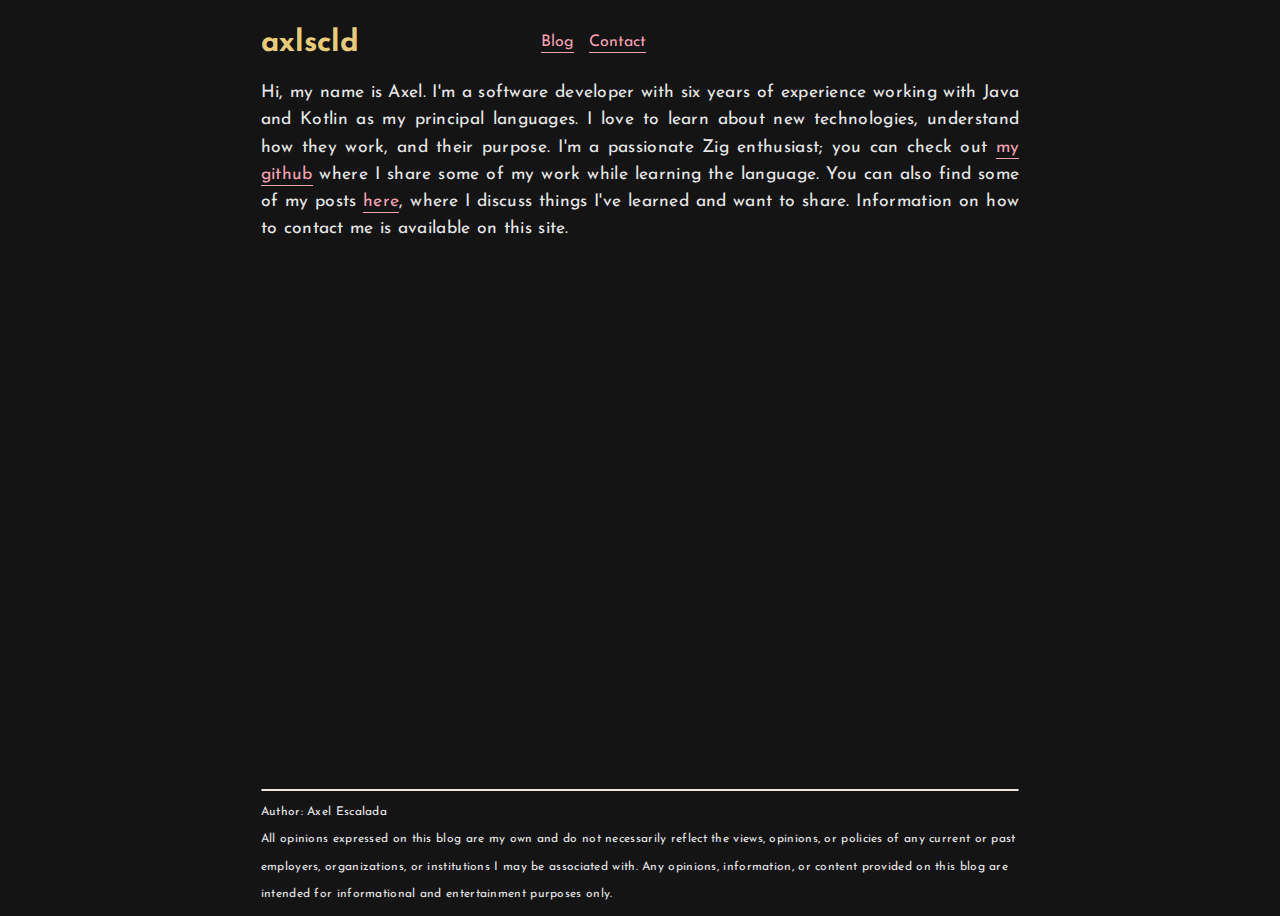
<file: index.html>
<!DOCTYPE html>
<html lang="en">

<head>
  <meta charset="UTF-8">
  <meta name="viewport" content="width=device-width, initial-scale=1.0">
  <title>axlscld</title>
  <link rel="icon" href="/images/axl-logo.png">
  <link rel="stylesheet" href="https://axlescalada.github.io/app.css"/>
</head>

<body>
  <div class="flex-body">
    <div class="header">
      <h1 class="title"> 
          <a class="title-link" href="https:&#x2F;&#x2F;axlescalada.github.io&#x2F;">
          axlscld  
          </a>
      </h1>
      <div class="menu">
        <a href="https://axlescalada.github.io/blog/" class="menu-item">Blog</a>
        <a href="https://www.linkedin.com/in/axel-escalada-728931127/" class="menu-item">Contact</a>
      </div>
    </div>
    <div class="content">
      
<div class="flex-container">
  <!-- <img class="profile" src="/images/cherry-blossom.webp"></img> -->
  
  <p class="resume">Hi, my name is Axel. I'm a software developer with six years of experience working with Java and Kotlin as my principal languages. I love to learn about new technologies, understand how they work, and their purpose. I'm a passionate Zig enthusiast; you can check out <a href="https://github.com/axlEscalada/">my github</a> where I share some of my work while learning the language. You can also find some of my posts <a href="https://axlescalada.github.io/blog">here</a>, where I discuss things I've learned and want to share. Information on how to contact me is available on this site.</p>
</div>

    </div>
    <div class="footer">
      <hr>
      <p>Author: Axel Escalada</p>
      <p>All opinions expressed on this blog are my own and do not necessarily reflect the views, opinions, or policies of any current or past employers, organizations, or institutions I may be associated with. Any opinions, information, or content provided on this blog are intended for informational and entertainment purposes only.</p>
    </div>
  </div>
</body>

</html>
</file>
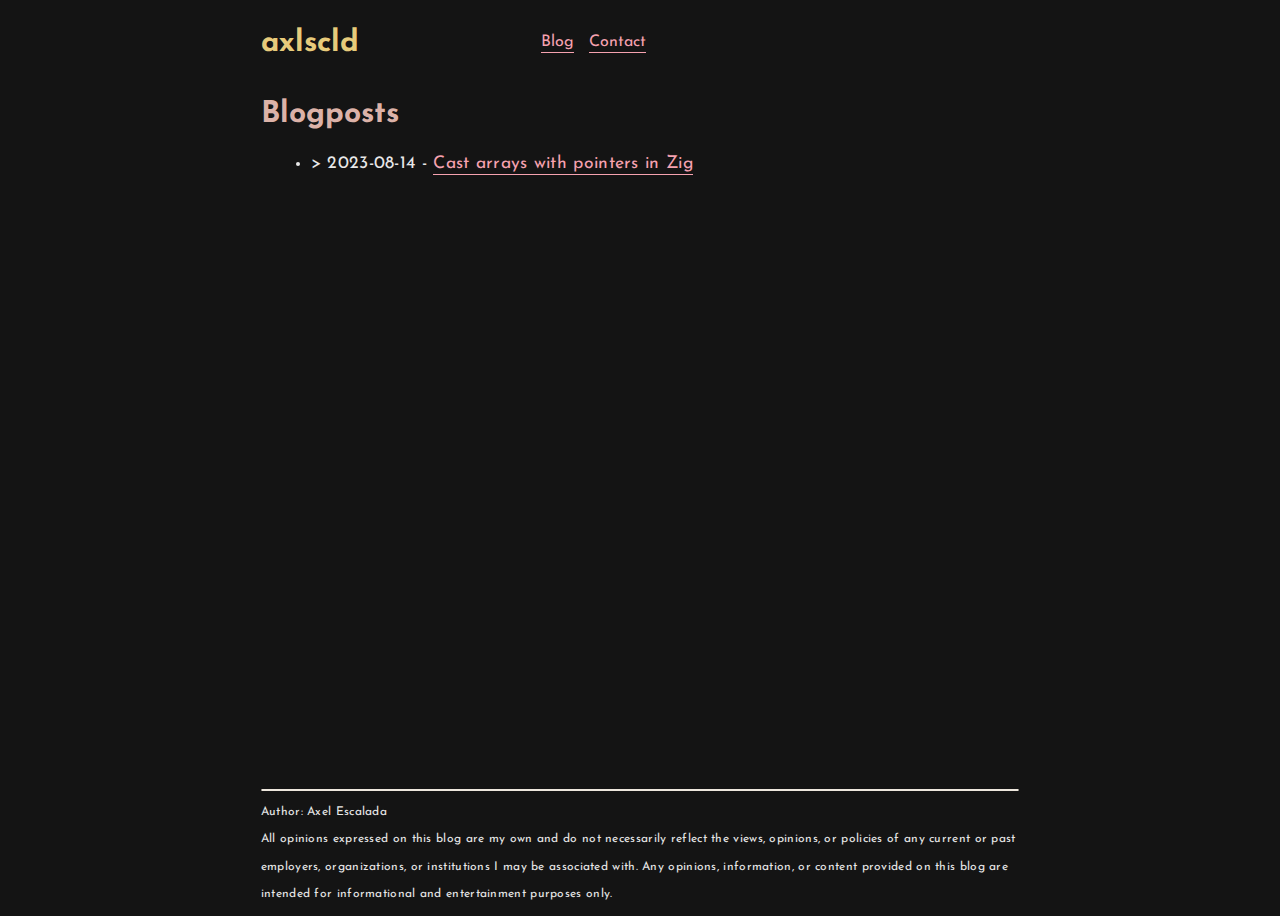
<file: blog/index.html>
<!DOCTYPE html>
<html lang="en">

<head>
  <meta charset="UTF-8">
  <meta name="viewport" content="width=device-width, initial-scale=1.0">
  <title>axlscld</title>
  <link rel="icon" href="/images/axl-logo.png">
  <link rel="stylesheet" href="https://axlescalada.github.io/app.css"/>
</head>

<body>
  <div class="flex-body">
    <div class="header">
      <h1 class="title"> 
          <a class="title-link" href="https:&#x2F;&#x2F;axlescalada.github.io&#x2F;">
          axlscld  
          </a>
      </h1>
      <div class="menu">
        <a href="https://axlescalada.github.io/blog/" class="menu-item">Blog</a>
        <a href="https://www.linkedin.com/in/axel-escalada-728931127/" class="menu-item">Contact</a>
      </div>
    </div>
    <div class="content">
      
<div class="flex-container-blog">
  <h1 class="title">
    Blogposts
  </h1>
  <ul>
    <!-- If you are using pagination, section.pages will be empty. You need to use the paginator object -->  
    
    <li> > 2023-08-14 - <a href="https://axlescalada.github.io/blog/zig-pointer/">Cast arrays with pointers in Zig</a></li>
    
  </ul>
</div>


    </div>
    <div class="footer">
      <hr>
      <p>Author: Axel Escalada</p>
      <p>All opinions expressed on this blog are my own and do not necessarily reflect the views, opinions, or policies of any current or past employers, organizations, or institutions I may be associated with. Any opinions, information, or content provided on this blog are intended for informational and entertainment purposes only.</p>
    </div>
  </div>
</body>

</html>
</file>
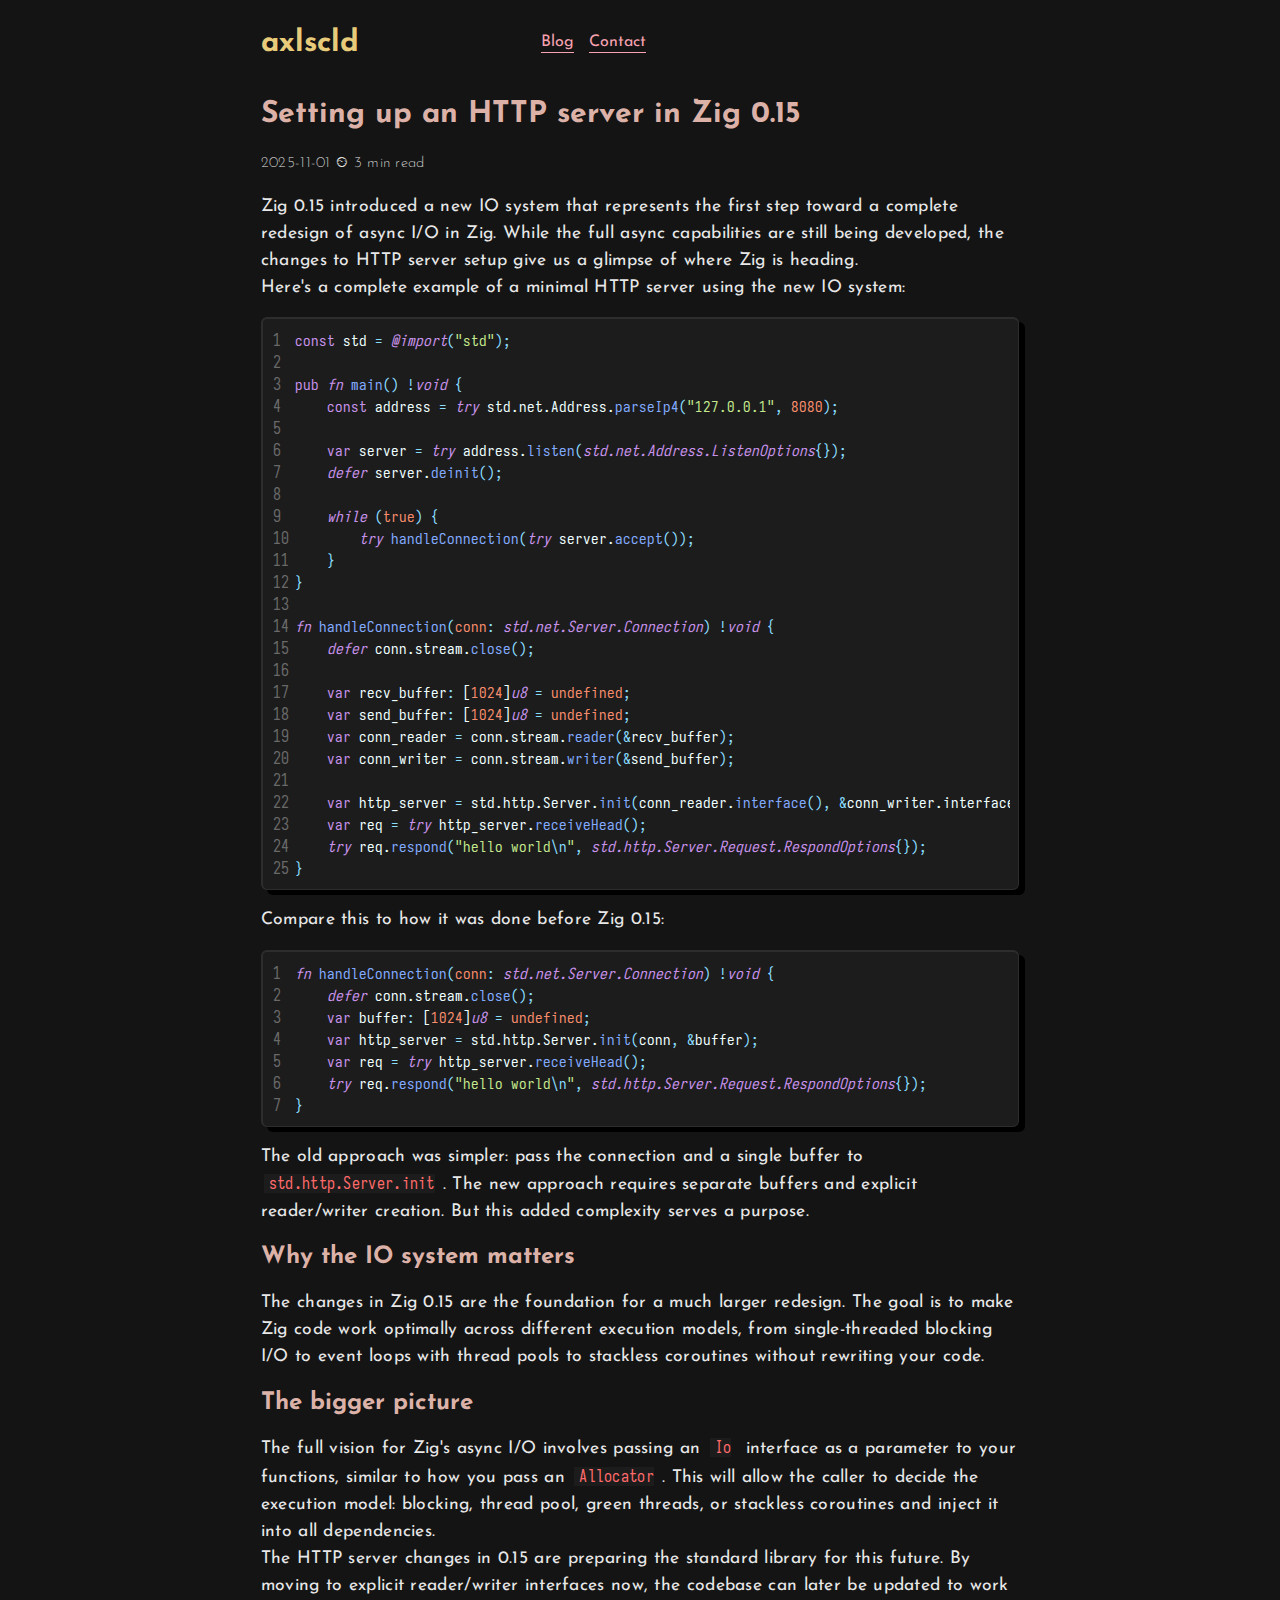
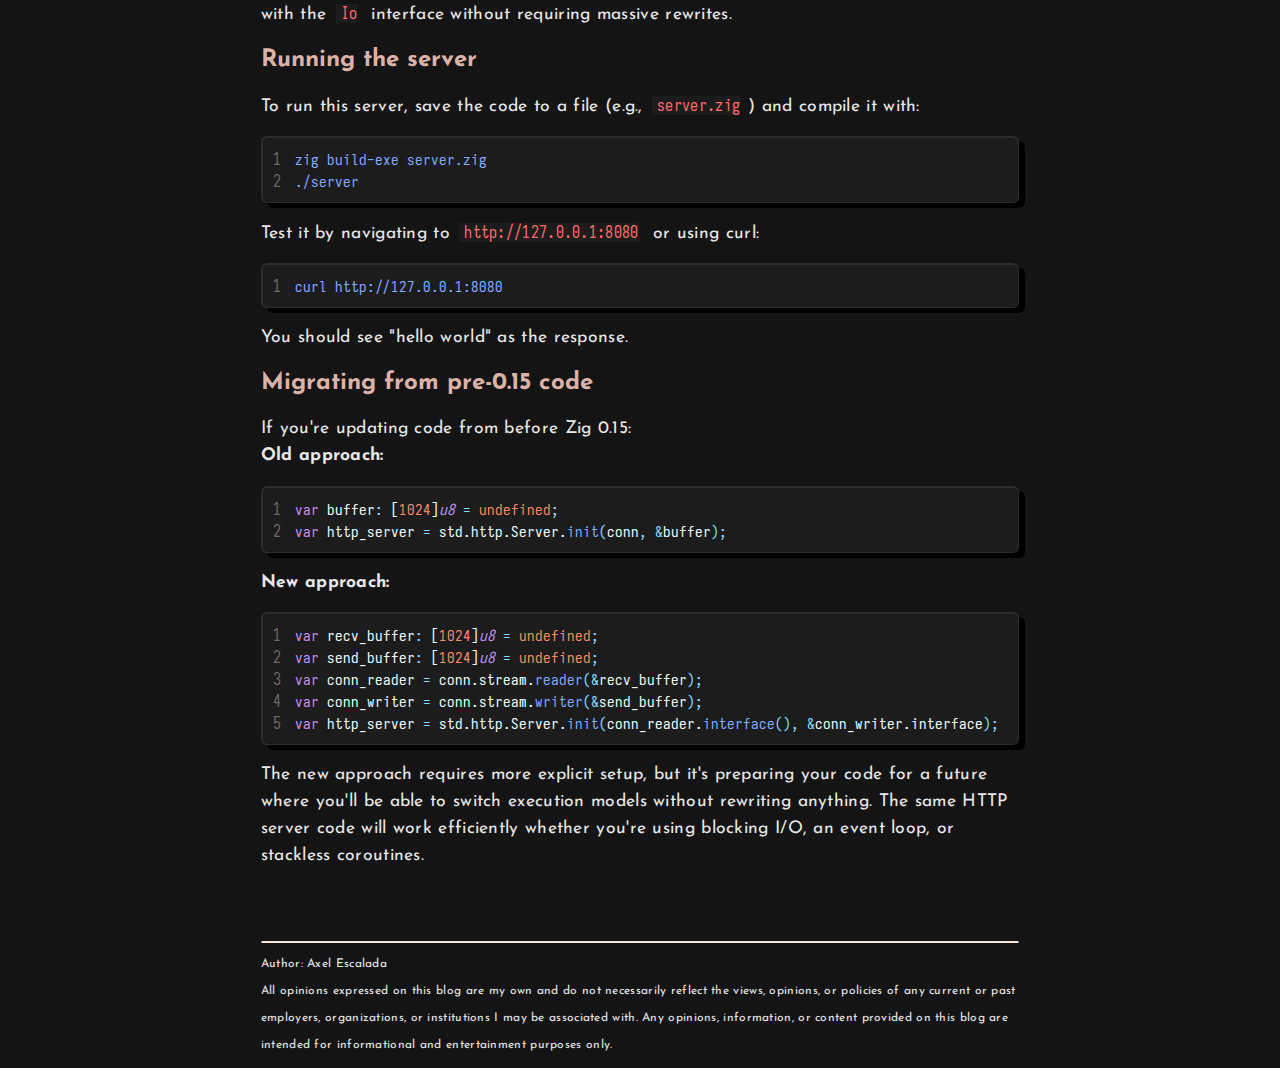
<file: blog/zig-http-server-io/index.html>
<!DOCTYPE html>
<html lang="en">

<head>
  <meta charset="UTF-8">
  <meta name="viewport" content="width=device-width, initial-scale=1.0">
  <title>axlscld</title>
  <link rel="icon" href="/images/axl-logo.png">
  <link rel="stylesheet" href="https://axlescalada.github.io/app.css"/>
</head>

<body>
  <div class="flex-body">
    <div class="header">
      <h1 class="title"> 
          <a class="title-link" href="https:&#x2F;&#x2F;axlescalada.github.io&#x2F;">
          axlscld  
          </a>
      </h1>
      <div class="menu">
        <a href="https://axlescalada.github.io/blog/" class="menu-item">Blog</a>
        <a href="https://www.linkedin.com/in/axel-escalada/" class="menu-item">Contact</a>
      </div>
    </div>
    <div class="content">
      
<div class="flex-container-blog">
  <h1 class="title">
    Setting up an HTTP server in Zig 0.15
  </h1>
  
  <p class="subtitle">2025-11-01 ⏲ 3 min read</p>
   <p>Zig 0.15 introduced a new IO system that represents the first step toward a complete redesign of async I/O in Zig. While the full async capabilities are still being developed, the changes to HTTP server setup give us a glimpse of where Zig is heading.</p>
<p>Here's a complete example of a minimal HTTP server using the new IO system:</p>
<pre data-linenos data-lang="zig" style="background-color:#212121;color:#eeffff;" class="language-zig "><code class="language-zig" data-lang="zig"><table><tbody><tr><td>1</td><td><span style="color:#c792ea;">const</span><span> std </span><span style="color:#89ddff;">= </span><span style="font-style:italic;color:#c792ea;">@import</span><span style="color:#89ddff;">(</span><span style="color:#c3e88d;">&quot;std&quot;</span><span style="color:#89ddff;">);
</span></td></tr><tr><td>2</td><td><span>
</span></td></tr><tr><td>3</td><td><span style="color:#c792ea;">pub </span><span style="font-style:italic;color:#c792ea;">fn </span><span style="color:#82aaff;">main</span><span style="color:#89ddff;">() !</span><span style="font-style:italic;color:#c792ea;">void </span><span style="color:#89ddff;">{
</span></td></tr><tr><td>4</td><td><span>    </span><span style="color:#c792ea;">const</span><span> address </span><span style="color:#89ddff;">= </span><span style="font-style:italic;color:#c792ea;">try</span><span> std.net.Address.</span><span style="color:#82aaff;">parseIp4</span><span style="color:#89ddff;">(</span><span style="color:#c3e88d;">&quot;127.0.0.1&quot;</span><span style="color:#89ddff;">, </span><span style="color:#f78c6c;">8080</span><span style="color:#89ddff;">);
</span></td></tr><tr><td>5</td><td><span>
</span></td></tr><tr><td>6</td><td><span>    </span><span style="color:#c792ea;">var</span><span> server </span><span style="color:#89ddff;">= </span><span style="font-style:italic;color:#c792ea;">try</span><span> address.</span><span style="color:#82aaff;">listen</span><span style="color:#89ddff;">(</span><span style="font-style:italic;color:#c792ea;">std.net.Address.ListenOptions</span><span style="color:#89ddff;">{});
</span></td></tr><tr><td>7</td><td><span>    </span><span style="font-style:italic;color:#c792ea;">defer</span><span> server.</span><span style="color:#82aaff;">deinit</span><span style="color:#89ddff;">();
</span></td></tr><tr><td>8</td><td><span>
</span></td></tr><tr><td>9</td><td><span>    </span><span style="font-style:italic;color:#c792ea;">while </span><span style="color:#89ddff;">(</span><span style="color:#f78c6c;">true</span><span style="color:#89ddff;">) {
</span></td></tr><tr><td>10</td><td><span>        </span><span style="font-style:italic;color:#c792ea;">try </span><span style="color:#82aaff;">handleConnection</span><span style="color:#89ddff;">(</span><span style="font-style:italic;color:#c792ea;">try</span><span> server.</span><span style="color:#82aaff;">accept</span><span style="color:#89ddff;">());
</span></td></tr><tr><td>11</td><td><span>    </span><span style="color:#89ddff;">}
</span></td></tr><tr><td>12</td><td><span style="color:#89ddff;">}
</span></td></tr><tr><td>13</td><td><span>
</span></td></tr><tr><td>14</td><td><span style="font-style:italic;color:#c792ea;">fn </span><span style="color:#82aaff;">handleConnection</span><span style="color:#89ddff;">(</span><span style="color:#f78c6c;">conn</span><span style="color:#89ddff;">: </span><span style="font-style:italic;color:#c792ea;">std.net.Server.Connection</span><span style="color:#89ddff;">) !</span><span style="font-style:italic;color:#c792ea;">void </span><span style="color:#89ddff;">{
</span></td></tr><tr><td>15</td><td><span>    </span><span style="font-style:italic;color:#c792ea;">defer</span><span> conn.stream.</span><span style="color:#82aaff;">close</span><span style="color:#89ddff;">();
</span></td></tr><tr><td>16</td><td><span>
</span></td></tr><tr><td>17</td><td><span>    </span><span style="color:#c792ea;">var </span><span>recv_buffer</span><span style="color:#89ddff;">:</span><span> [</span><span style="color:#f78c6c;">1024</span><span>]</span><span style="font-style:italic;color:#c792ea;">u8 </span><span style="color:#89ddff;">= </span><span style="color:#f78c6c;">undefined</span><span style="color:#89ddff;">;
</span></td></tr><tr><td>18</td><td><span>    </span><span style="color:#c792ea;">var </span><span>send_buffer</span><span style="color:#89ddff;">:</span><span> [</span><span style="color:#f78c6c;">1024</span><span>]</span><span style="font-style:italic;color:#c792ea;">u8 </span><span style="color:#89ddff;">= </span><span style="color:#f78c6c;">undefined</span><span style="color:#89ddff;">;
</span></td></tr><tr><td>19</td><td><span>    </span><span style="color:#c792ea;">var</span><span> conn_reader </span><span style="color:#89ddff;">=</span><span> conn.stream.</span><span style="color:#82aaff;">reader</span><span style="color:#89ddff;">(&amp;</span><span>recv_buffer</span><span style="color:#89ddff;">);
</span></td></tr><tr><td>20</td><td><span>    </span><span style="color:#c792ea;">var</span><span> conn_writer </span><span style="color:#89ddff;">=</span><span> conn.stream.</span><span style="color:#82aaff;">writer</span><span style="color:#89ddff;">(&amp;</span><span>send_buffer</span><span style="color:#89ddff;">);
</span></td></tr><tr><td>21</td><td><span>
</span></td></tr><tr><td>22</td><td><span>    </span><span style="color:#c792ea;">var</span><span> http_server </span><span style="color:#89ddff;">=</span><span> std.http.Server.</span><span style="color:#82aaff;">init</span><span style="color:#89ddff;">(</span><span>conn_reader.</span><span style="color:#82aaff;">interface</span><span style="color:#89ddff;">(), &amp;</span><span>conn_writer.interface</span><span style="color:#89ddff;">);
</span></td></tr><tr><td>23</td><td><span>    </span><span style="color:#c792ea;">var</span><span> req </span><span style="color:#89ddff;">= </span><span style="font-style:italic;color:#c792ea;">try</span><span> http_server.</span><span style="color:#82aaff;">receiveHead</span><span style="color:#89ddff;">();
</span></td></tr><tr><td>24</td><td><span>    </span><span style="font-style:italic;color:#c792ea;">try</span><span> req.</span><span style="color:#82aaff;">respond</span><span style="color:#89ddff;">(</span><span style="color:#c3e88d;">&quot;hello world</span><span style="color:#89ddff;">\n</span><span style="color:#c3e88d;">&quot;</span><span style="color:#89ddff;">, </span><span style="font-style:italic;color:#c792ea;">std.http.Server.Request.RespondOptions</span><span style="color:#89ddff;">{});
</span></td></tr><tr><td>25</td><td><span style="color:#89ddff;">}
</span></td></tr></tbody></table></code></pre>
<p>Compare this to how it was done before Zig 0.15:</p>
<pre data-linenos data-lang="zig" style="background-color:#212121;color:#eeffff;" class="language-zig "><code class="language-zig" data-lang="zig"><table><tbody><tr><td>1</td><td><span style="font-style:italic;color:#c792ea;">fn </span><span style="color:#82aaff;">handleConnection</span><span style="color:#89ddff;">(</span><span style="color:#f78c6c;">conn</span><span style="color:#89ddff;">: </span><span style="font-style:italic;color:#c792ea;">std.net.Server.Connection</span><span style="color:#89ddff;">) !</span><span style="font-style:italic;color:#c792ea;">void </span><span style="color:#89ddff;">{
</span></td></tr><tr><td>2</td><td><span>    </span><span style="font-style:italic;color:#c792ea;">defer</span><span> conn.stream.</span><span style="color:#82aaff;">close</span><span style="color:#89ddff;">();
</span></td></tr><tr><td>3</td><td><span>    </span><span style="color:#c792ea;">var </span><span>buffer</span><span style="color:#89ddff;">:</span><span> [</span><span style="color:#f78c6c;">1024</span><span>]</span><span style="font-style:italic;color:#c792ea;">u8 </span><span style="color:#89ddff;">= </span><span style="color:#f78c6c;">undefined</span><span style="color:#89ddff;">;
</span></td></tr><tr><td>4</td><td><span>    </span><span style="color:#c792ea;">var</span><span> http_server </span><span style="color:#89ddff;">=</span><span> std.http.Server.</span><span style="color:#82aaff;">init</span><span style="color:#89ddff;">(</span><span>conn</span><span style="color:#89ddff;">, &amp;</span><span>buffer</span><span style="color:#89ddff;">);
</span></td></tr><tr><td>5</td><td><span>    </span><span style="color:#c792ea;">var</span><span> req </span><span style="color:#89ddff;">= </span><span style="font-style:italic;color:#c792ea;">try</span><span> http_server.</span><span style="color:#82aaff;">receiveHead</span><span style="color:#89ddff;">();
</span></td></tr><tr><td>6</td><td><span>    </span><span style="font-style:italic;color:#c792ea;">try</span><span> req.</span><span style="color:#82aaff;">respond</span><span style="color:#89ddff;">(</span><span style="color:#c3e88d;">&quot;hello world</span><span style="color:#89ddff;">\n</span><span style="color:#c3e88d;">&quot;</span><span style="color:#89ddff;">, </span><span style="font-style:italic;color:#c792ea;">std.http.Server.Request.RespondOptions</span><span style="color:#89ddff;">{});
</span></td></tr><tr><td>7</td><td><span style="color:#89ddff;">}
</span></td></tr></tbody></table></code></pre>
<p>The old approach was simpler: pass the connection and a single buffer to <code class="highlight">std.http.Server.init</code>. The new approach requires separate buffers and explicit reader/writer creation. But this added complexity serves a purpose.</p>
<h2 id="why-the-io-system-matters">Why the IO system matters</h2>
<p>The changes in Zig 0.15 are the foundation for a much larger redesign. The goal is to make Zig code work optimally across different execution models, from single-threaded blocking I/O to event loops with thread pools to stackless coroutines without rewriting your code.</p>
<h2 id="the-bigger-picture">The bigger picture</h2>
<p>The full vision for Zig's async I/O involves passing an <code class="highlight">Io</code> interface as a parameter to your functions, similar to how you pass an <code class="highlight">Allocator</code>. This will allow the caller to decide the execution model: blocking, thread pool, green threads, or stackless coroutines and inject it into all dependencies.</p>
<p>The HTTP server changes in 0.15 are preparing the standard library for this future. By moving to explicit reader/writer interfaces now, the codebase can later be updated to work with the <code class="highlight">Io</code> interface without requiring massive rewrites.</p>
<h2 id="running-the-server">Running the server</h2>
<p>To run this server, save the code to a file (e.g., <code class="highlight">server.zig</code>) and compile it with:</p>
<pre data-linenos data-lang="bash" style="background-color:#212121;color:#eeffff;" class="language-bash "><code class="language-bash" data-lang="bash"><table><tbody><tr><td>1</td><td><span style="color:#82aaff;">zig build-exe server.zig
</span></td></tr><tr><td>2</td><td><span style="color:#82aaff;">./server
</span></td></tr></tbody></table></code></pre>
<p>Test it by navigating to <code class="highlight">http://127.0.0.1:8080</code> or using curl:</p>
<pre data-linenos data-lang="bash" style="background-color:#212121;color:#eeffff;" class="language-bash "><code class="language-bash" data-lang="bash"><table><tbody><tr><td>1</td><td><span style="color:#82aaff;">curl http://127.0.0.1:8080
</span></td></tr></tbody></table></code></pre>
<p>You should see &quot;hello world&quot; as the response.</p>
<h2 id="migrating-from-pre-0-15-code">Migrating from pre-0.15 code</h2>
<p>If you're updating code from before Zig 0.15:</p>
<p><strong>Old approach:</strong></p>
<pre data-linenos data-lang="zig" style="background-color:#212121;color:#eeffff;" class="language-zig "><code class="language-zig" data-lang="zig"><table><tbody><tr><td>1</td><td><span style="color:#c792ea;">var </span><span>buffer</span><span style="color:#89ddff;">:</span><span> [</span><span style="color:#f78c6c;">1024</span><span>]</span><span style="font-style:italic;color:#c792ea;">u8 </span><span style="color:#89ddff;">= </span><span style="color:#f78c6c;">undefined</span><span style="color:#89ddff;">;
</span></td></tr><tr><td>2</td><td><span style="color:#c792ea;">var</span><span> http_server </span><span style="color:#89ddff;">=</span><span> std.http.Server.</span><span style="color:#82aaff;">init</span><span style="color:#89ddff;">(</span><span>conn</span><span style="color:#89ddff;">, &amp;</span><span>buffer</span><span style="color:#89ddff;">);
</span></td></tr></tbody></table></code></pre>
<p><strong>New approach:</strong></p>
<pre data-linenos data-lang="zig" style="background-color:#212121;color:#eeffff;" class="language-zig "><code class="language-zig" data-lang="zig"><table><tbody><tr><td>1</td><td><span style="color:#c792ea;">var </span><span>recv_buffer</span><span style="color:#89ddff;">:</span><span> [</span><span style="color:#f78c6c;">1024</span><span>]</span><span style="font-style:italic;color:#c792ea;">u8 </span><span style="color:#89ddff;">= </span><span style="color:#f78c6c;">undefined</span><span style="color:#89ddff;">;
</span></td></tr><tr><td>2</td><td><span style="color:#c792ea;">var </span><span>send_buffer</span><span style="color:#89ddff;">:</span><span> [</span><span style="color:#f78c6c;">1024</span><span>]</span><span style="font-style:italic;color:#c792ea;">u8 </span><span style="color:#89ddff;">= </span><span style="color:#f78c6c;">undefined</span><span style="color:#89ddff;">;
</span></td></tr><tr><td>3</td><td><span style="color:#c792ea;">var</span><span> conn_reader </span><span style="color:#89ddff;">=</span><span> conn.stream.</span><span style="color:#82aaff;">reader</span><span style="color:#89ddff;">(&amp;</span><span>recv_buffer</span><span style="color:#89ddff;">);
</span></td></tr><tr><td>4</td><td><span style="color:#c792ea;">var</span><span> conn_writer </span><span style="color:#89ddff;">=</span><span> conn.stream.</span><span style="color:#82aaff;">writer</span><span style="color:#89ddff;">(&amp;</span><span>send_buffer</span><span style="color:#89ddff;">);
</span></td></tr><tr><td>5</td><td><span style="color:#c792ea;">var</span><span> http_server </span><span style="color:#89ddff;">=</span><span> std.http.Server.</span><span style="color:#82aaff;">init</span><span style="color:#89ddff;">(</span><span>conn_reader.</span><span style="color:#82aaff;">interface</span><span style="color:#89ddff;">(), &amp;</span><span>conn_writer.interface</span><span style="color:#89ddff;">);
</span></td></tr></tbody></table></code></pre>
<p>The new approach requires more explicit setup, but it's preparing your code for a future where you'll be able to switch execution models without rewriting anything. The same HTTP server code will work efficiently whether you're using blocking I/O, an event loop, or stackless coroutines.</p>

</div>

    </div>
    <div class="footer">
      <hr>
      <p>Author: Axel Escalada</p>
      <p>All opinions expressed on this blog are my own and do not necessarily reflect the views, opinions, or policies of any current or past employers, organizations, or institutions I may be associated with. Any opinions, information, or content provided on this blog are intended for informational and entertainment purposes only.</p>
    </div>
  </div>
</body>

</html>
</file>
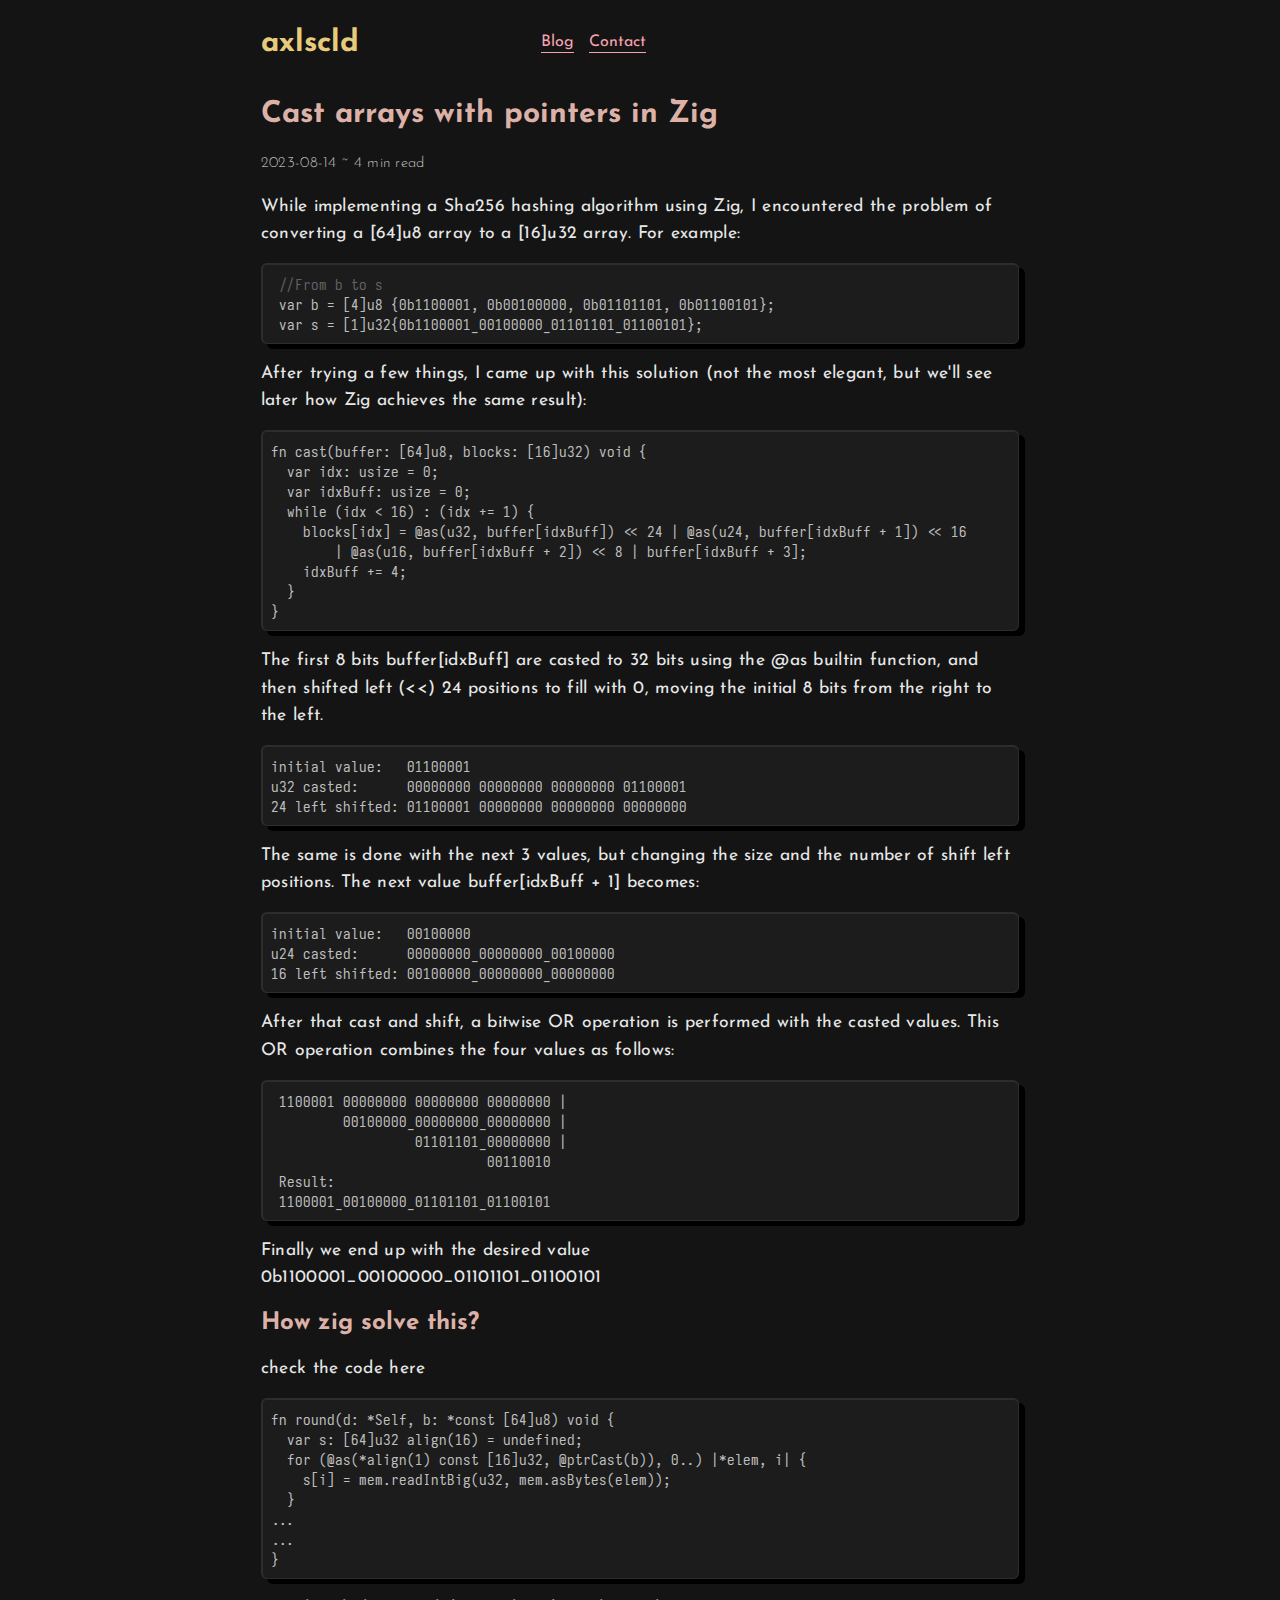
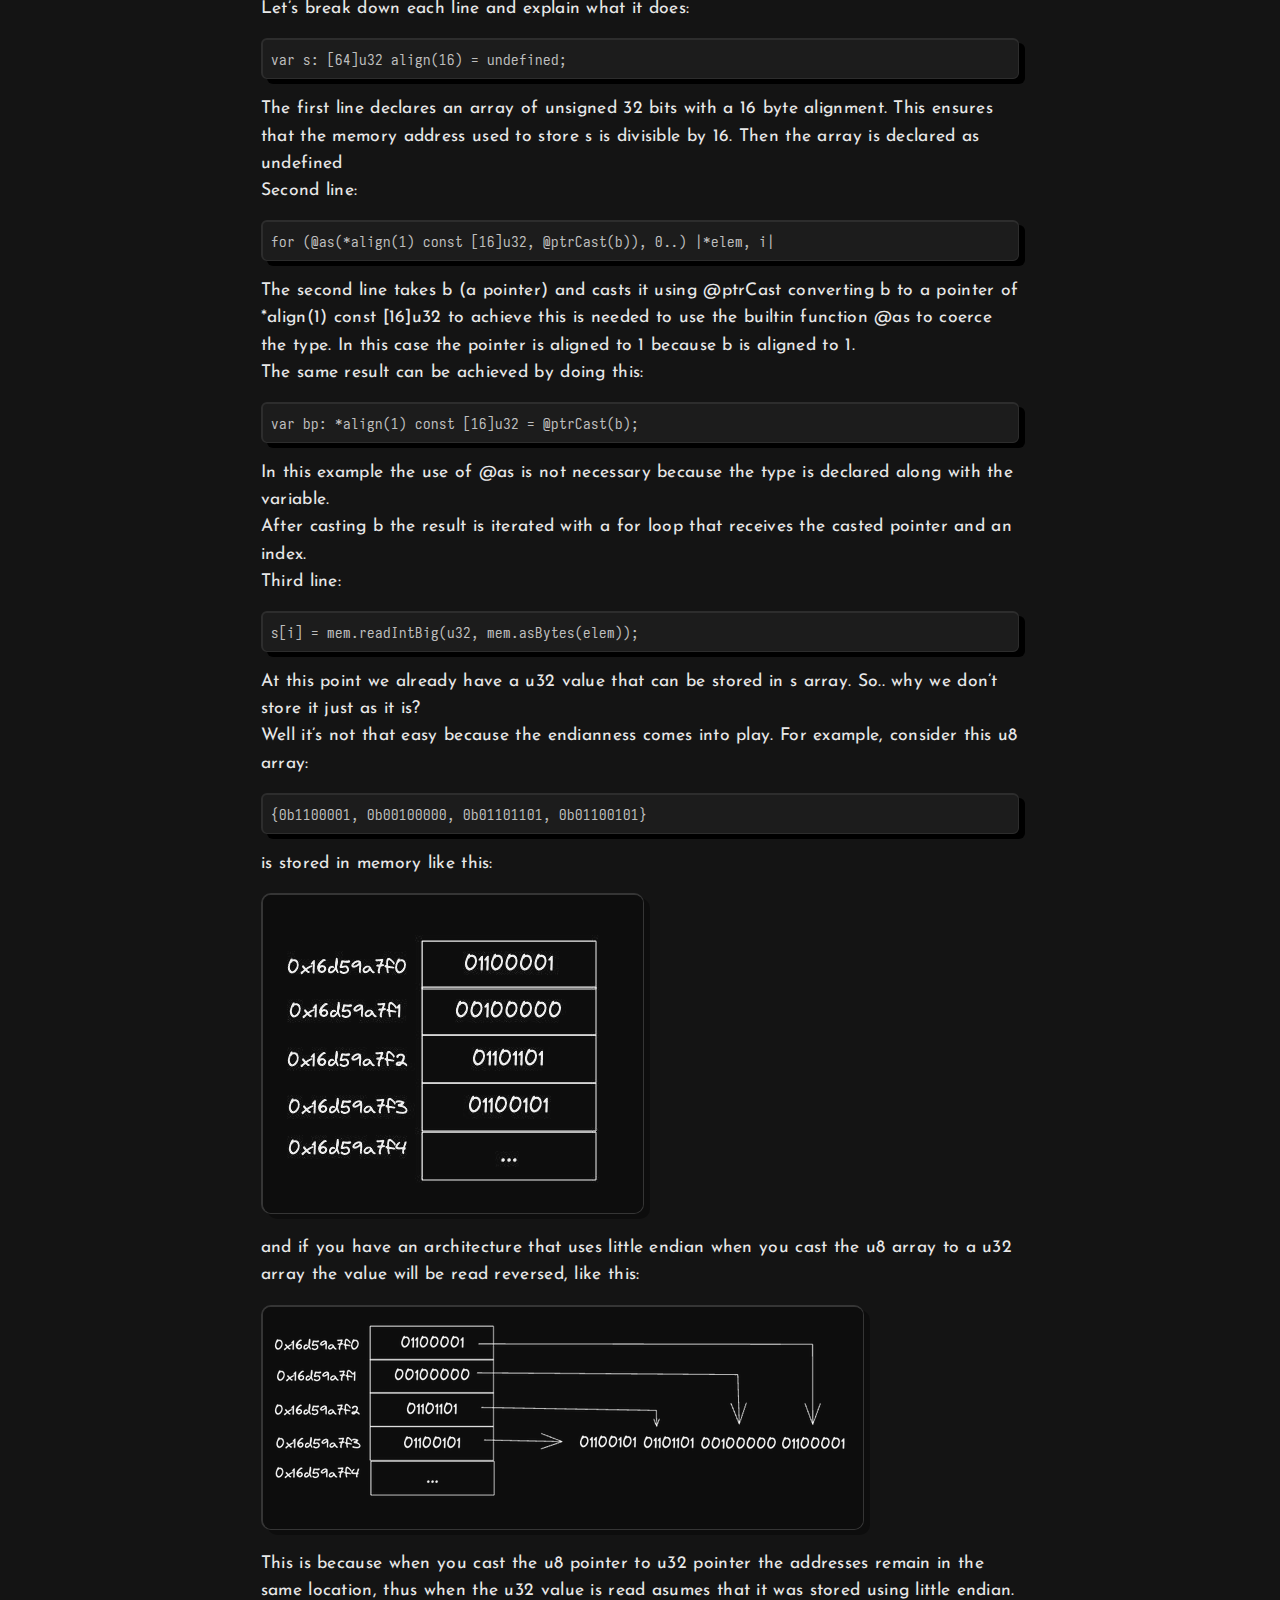
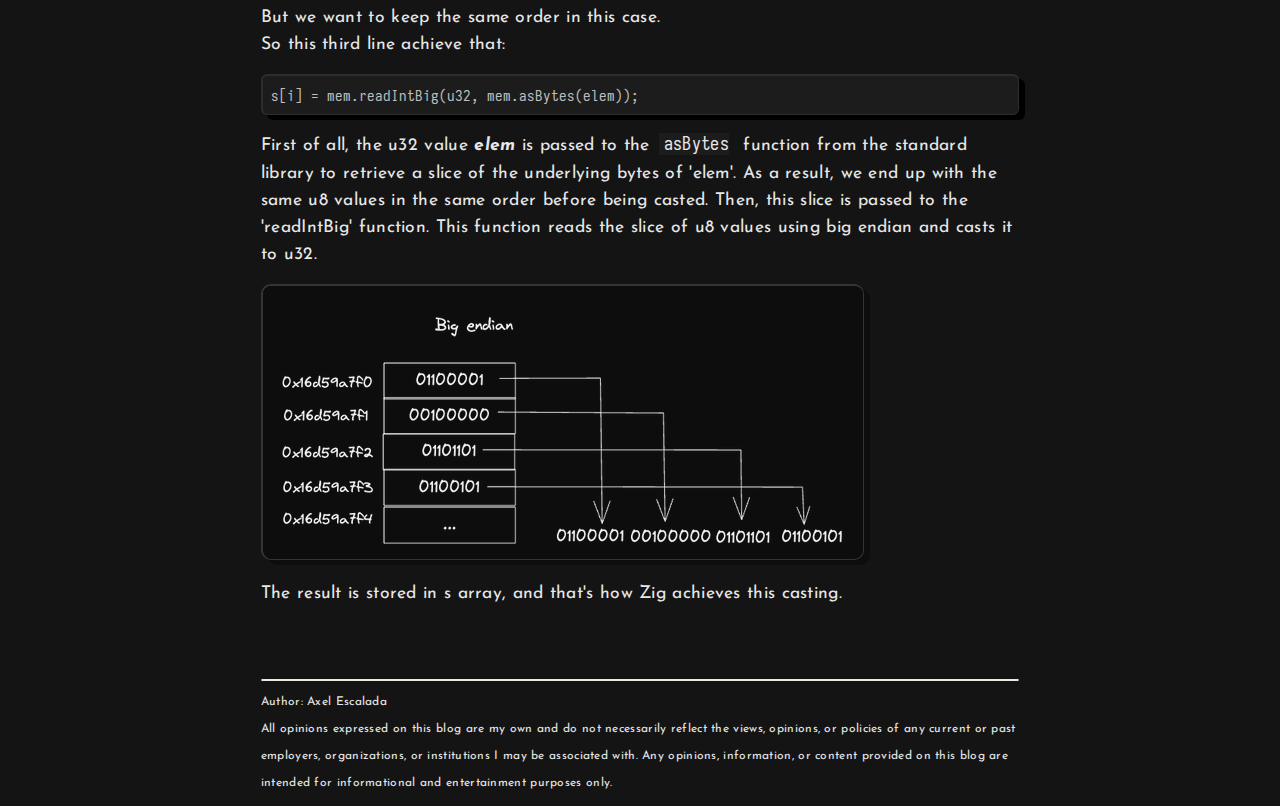
<file: blog/zig-pointer/index.html>
<!DOCTYPE html>
<html lang="en">

<head>
  <meta charset="UTF-8">
  <meta name="viewport" content="width=device-width, initial-scale=1.0">
  <title>axlscld</title>
  <link rel="icon" href="/images/axl-logo.png">
  <link rel="stylesheet" href="https://axlescalada.github.io/app.css"/>
</head>

<body>
  <div class="flex-body">
    <div class="header">
      <h1 class="title"> 
          <a class="title-link" href="https:&#x2F;&#x2F;axlescalada.github.io&#x2F;">
          axlscld  
          </a>
      </h1>
      <div class="menu">
        <a href="https://axlescalada.github.io/blog/" class="menu-item">Blog</a>
        <a href="https://www.linkedin.com/in/axel-escalada-728931127/" class="menu-item">Contact</a>
      </div>
    </div>
    <div class="content">
      
<div class="flex-container-blog">
  <h1 class="title">
    Cast arrays with pointers in Zig
  </h1>
  
  <p class="subtitle">2023-08-14 ~ 4 min read</p>
   <p>While implementing a Sha256 hashing algorithm using Zig, I encountered the problem of converting a [64]u8 array to a [16]u32 array. For example:</p>
<pre data-lang="zig" style="background-color:#1a191a;color:#bebebe;" class="language-zig "><code class="language-zig" data-lang="zig"><span> </span><span style="color:#616161;">//From b to s
</span><span> var b = [4]u8 {0b1100001, 0b00100000, 0b01101101, 0b01100101};
</span><span> var s = [1]u32{0b1100001_00100000_01101101_01100101};
</span></code></pre>
<p>After trying a few things, I came up with this solution (not the most elegant, but we'll see later how Zig achieves the same result):</p>
<pre data-lang="zig" style="background-color:#1a191a;color:#bebebe;" class="language-zig "><code class="language-zig" data-lang="zig"><span>fn cast(buffer: [64]u8, blocks: [16]u32) void {
</span><span>  var idx: usize = 0;
</span><span>  var idxBuff: usize = 0;
</span><span>  while (idx &lt; 16) : (idx += 1) {
</span><span>    blocks[idx] = @as(u32, buffer[idxBuff]) &lt;&lt; 24 | @as(u24, buffer[idxBuff + 1]) &lt;&lt; 16 
</span><span>        | @as(u16, buffer[idxBuff + 2]) &lt;&lt; 8 | buffer[idxBuff + 3];
</span><span>    idxBuff += 4;
</span><span>  }
</span><span>}
</span></code></pre>
<p>The first 8 bits buffer[idxBuff] are casted to 32 bits using the @as builtin function, and then shifted left (&lt;&lt;) 24 positions to fill with 0, moving the initial 8 bits from the right to the left.</p>
<pre data-lang="yml" style="background-color:#1a191a;color:#bebebe;" class="language-yml "><code class="language-yml" data-lang="yml"><span>initial value:   01100001
</span><span>u32 casted:      00000000 00000000 00000000 01100001
</span><span>24 left shifted: 01100001 00000000 00000000 00000000
</span></code></pre>
<p>The same is done with the next 3 values, but changing the size and the number of shift left positions. The next value buffer[idxBuff + 1] becomes:</p>
<pre data-lang="yml" style="background-color:#1a191a;color:#bebebe;" class="language-yml "><code class="language-yml" data-lang="yml"><span>initial value:   00100000
</span><span>u24 casted:      00000000_00000000_00100000
</span><span>16 left shifted: 00100000_00000000_00000000
</span></code></pre>
<p>After that cast and shift, a bitwise OR operation is performed with the casted values. This OR operation combines the four values as follows:</p>
<pre data-lang="yml" style="background-color:#1a191a;color:#bebebe;" class="language-yml "><code class="language-yml" data-lang="yml"><span> 1100001 00000000 00000000 00000000 |
</span><span>         00100000_00000000_00000000 |
</span><span>                  01101101_00000000 |
</span><span>                           00110010
</span><span> Result:
</span><span> 1100001_00100000_01101101_01100101
</span></code></pre>
<p>Finally we end up with the desired value </p>
<p>0b1100001_00100000_01101101_01100101</p>
<h2 id="how-zig-solve-this">How zig solve this?</h2>
<p>check the code here</p>
<pre data-lang="zig" style="background-color:#1a191a;color:#bebebe;" class="language-zig "><code class="language-zig" data-lang="zig"><span>fn round(d: *Self, b: *const [64]u8) void {
</span><span>  var s: [64]u32 align(16) = undefined;
</span><span>  for (@as(*align(1) const [16]u32, @ptrCast(b)), 0..) |*elem, i| {
</span><span>    s[i] = mem.readIntBig(u32, mem.asBytes(elem));
</span><span>  }
</span><span>...
</span><span>...
</span><span>}
</span></code></pre>
<p>Let’s break down each line and explain what it does:</p>
<pre data-lang="zig" style="background-color:#1a191a;color:#bebebe;" class="language-zig "><code class="language-zig" data-lang="zig"><span>var s: [64]u32 align(16) = undefined;
</span></code></pre>
<p>The first line declares an array of unsigned 32 bits with a 16 byte alignment. This ensures that the memory address used to store s is divisible by 16. Then the array is declared as undefined</p>
<p>Second line:</p>
<pre data-lang="zig" style="background-color:#1a191a;color:#bebebe;" class="language-zig "><code class="language-zig" data-lang="zig"><span>for (@as(*align(1) const [16]u32, @ptrCast(b)), 0..) |*elem, i|
</span></code></pre>
<p>The second line takes b (a pointer) and casts it using @ptrCast converting b to a pointer of  *align(1) const [16]u32 to achieve this is needed to use the builtin function @as  to coerce the type.  In this case the pointer is aligned to 1 because b is aligned to 1.</p>
<p>The same result can be achieved by doing this:</p>
<pre data-lang="zig" style="background-color:#1a191a;color:#bebebe;" class="language-zig "><code class="language-zig" data-lang="zig"><span>var bp: *align(1) const [16]u32 = @ptrCast(b);
</span></code></pre>
<p>In this example the use of @as is not necessary because the type is declared along with the variable.</p>
<p>After casting b the result is iterated with a for loop that receives the casted pointer and an index.</p>
<p>Third line:</p>
<pre data-lang="zig" style="background-color:#1a191a;color:#bebebe;" class="language-zig "><code class="language-zig" data-lang="zig"><span>s[i] = mem.readIntBig(u32, mem.asBytes(elem));
</span></code></pre>
<p>At this point we already have a u32 value that can be stored in s array. So.. why we don’t store it just as it is?</p>
<p>Well it’s not that easy because the endianness comes into play. For example, consider this u8 array:</p>
<pre data-lang="bash" style="background-color:#1a191a;color:#bebebe;" class="language-bash "><code class="language-bash" data-lang="bash"><span>{0b1100001, 0b00100000, 0b01101101, 0b01100101}
</span></code></pre>
<p>is stored in memory like this: </p>

  <!--  -->
  



<figure>
    <img src="https:&#x2F;&#x2F;axlescalada.github.io&#x2F;processed_images&#x2F;first-zig-post.ea140df3758ae9df.jpg" />
    
</figure>
<p>and if you have an architecture that uses little endian when you cast the u8 array to a u32 array the value will be read reversed, like this:</p>

  <!--  -->
  



<figure>
    <img src="https:&#x2F;&#x2F;axlescalada.github.io&#x2F;processed_images&#x2F;second-zig-post.8682255852f94cc4.png" />
    
</figure>
<p>This is because when you cast the u8 pointer to u32 pointer the addresses remain in the same location, thus when the u32 value is read asumes that it was stored using little endian. But we want to keep the same order in this case.</p>
<p>So this third line achieve that:</p>
<pre data-lang="zig" style="background-color:#1a191a;color:#bebebe;" class="language-zig "><code class="language-zig" data-lang="zig"><span>s[i] = mem.readIntBig(u32, mem.asBytes(elem));
</span></code></pre>
<p>First of all, the u32 value <strong><em>elem</em></strong> is passed to the <code>asBytes</code> function from the standard library to retrieve a slice of the underlying bytes of 'elem'. As a result, we end up with the same u8 values in the same order before being casted. Then, this slice is passed to the 'readIntBig' function. This function reads the slice of u8 values using big endian and casts it to u32.</p>

  <!--  -->
  



<figure>
    <img src="https:&#x2F;&#x2F;axlescalada.github.io&#x2F;processed_images&#x2F;third-zig-post.ce5889458f03db23.png" />
    
</figure>
<p>The result is stored in s array, and that's how Zig achieves this casting.</p>

</div>

    </div>
    <div class="footer">
      <hr>
      <p>Author: Axel Escalada</p>
      <p>All opinions expressed on this blog are my own and do not necessarily reflect the views, opinions, or policies of any current or past employers, organizations, or institutions I may be associated with. Any opinions, information, or content provided on this blog are intended for informational and entertainment purposes only.</p>
    </div>
  </div>
</body>

</html>
</file>
